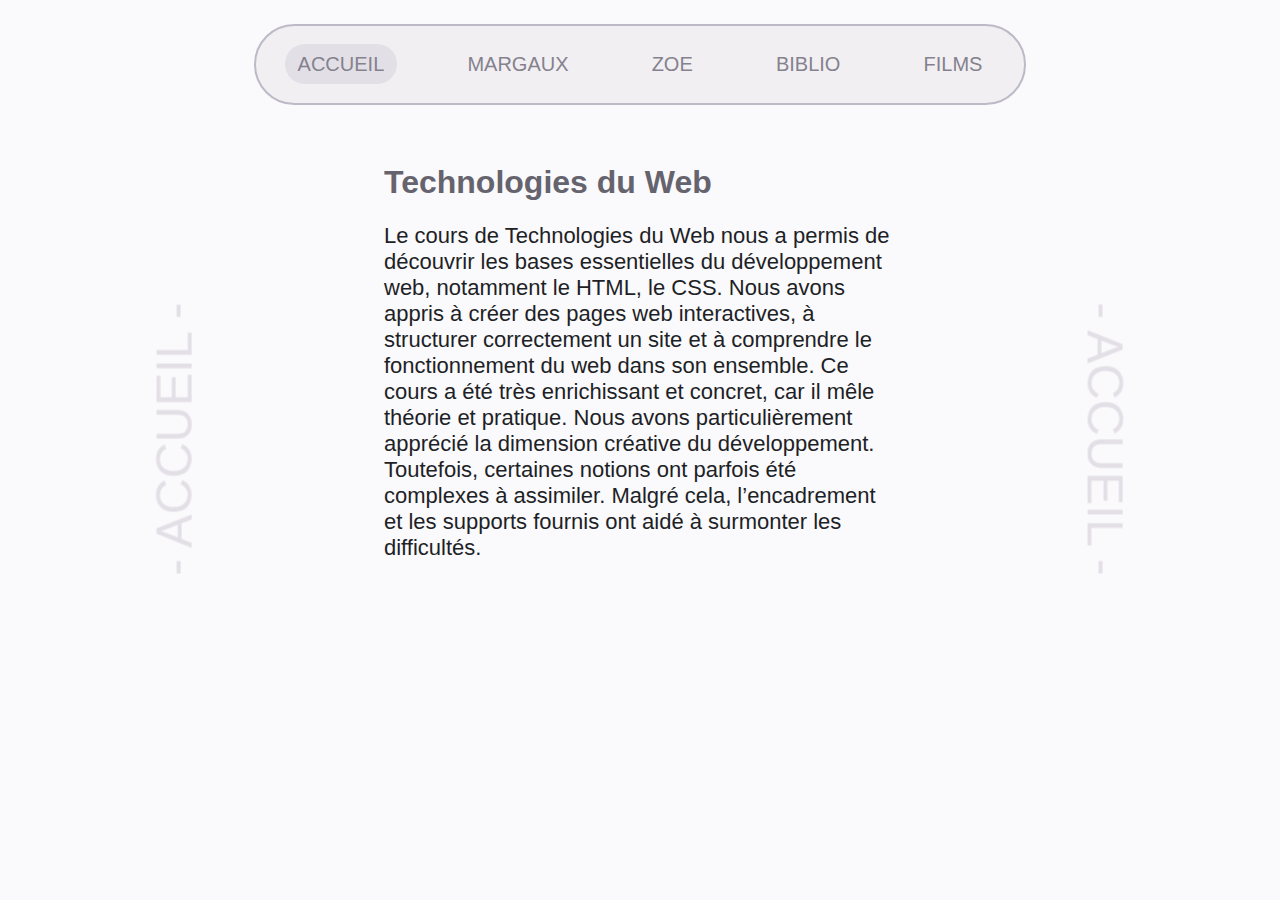
<file: index.html>
<!DOCTYPE html>
<html>
	<head>
		<meta charset="utf-8">
		<meta name="viewport" content="width=device-width, initial-scale=1">
		<link rel="stylesheet" type="text/css" href="style/global.css">
		<link rel="stylesheet" type="text/css" href="style/accueil.css">
		<title>Accueil</title>
	</head>
	<body>
		<p id="titre-page-droite" class="titre-page">- ACCUEIL -</p>
		<p id="titre-page-gauche" class="titre-page">- ACCUEIL -</p>
		<nav id="menu">
			<ul id="menu-liste">
				<li class="menu-liste-item"><a href="index.html" id="page-actuelle">ACCUEIL</a></li>
				<li class="menu-liste-item"><a href="margaux.html">MARGAUX</a></li>
				<li class="menu-liste-item"><a href="zoe.html">ZOE</a></li>
				<li class="menu-liste-item"><a href="biblio.html">BIBLIO</a></li>
				<li class="menu-liste-item"><a href="films.html">FILMS</a></li>
			</ul>
		</nav>
		<div id="contenu">
			<h1>Technologies du Web</h1>
			<p id="contenu-apprentissage">Le cours de Technologies du Web nous a permis de découvrir les bases essentielles du développement web, notamment le HTML, le CSS. Nous avons appris à créer des pages web interactives, à structurer correctement un site et à comprendre le fonctionnement du web dans son ensemble. Ce cours a été très enrichissant et concret, car il mêle théorie et pratique. Nous avons particulièrement apprécié la dimension créative du développement. Toutefois, certaines notions ont parfois été complexes à assimiler. Malgré cela, l’encadrement et les supports fournis ont aidé à surmonter les difficultés.</p>
		</div>
	</body>
</html>
</file>
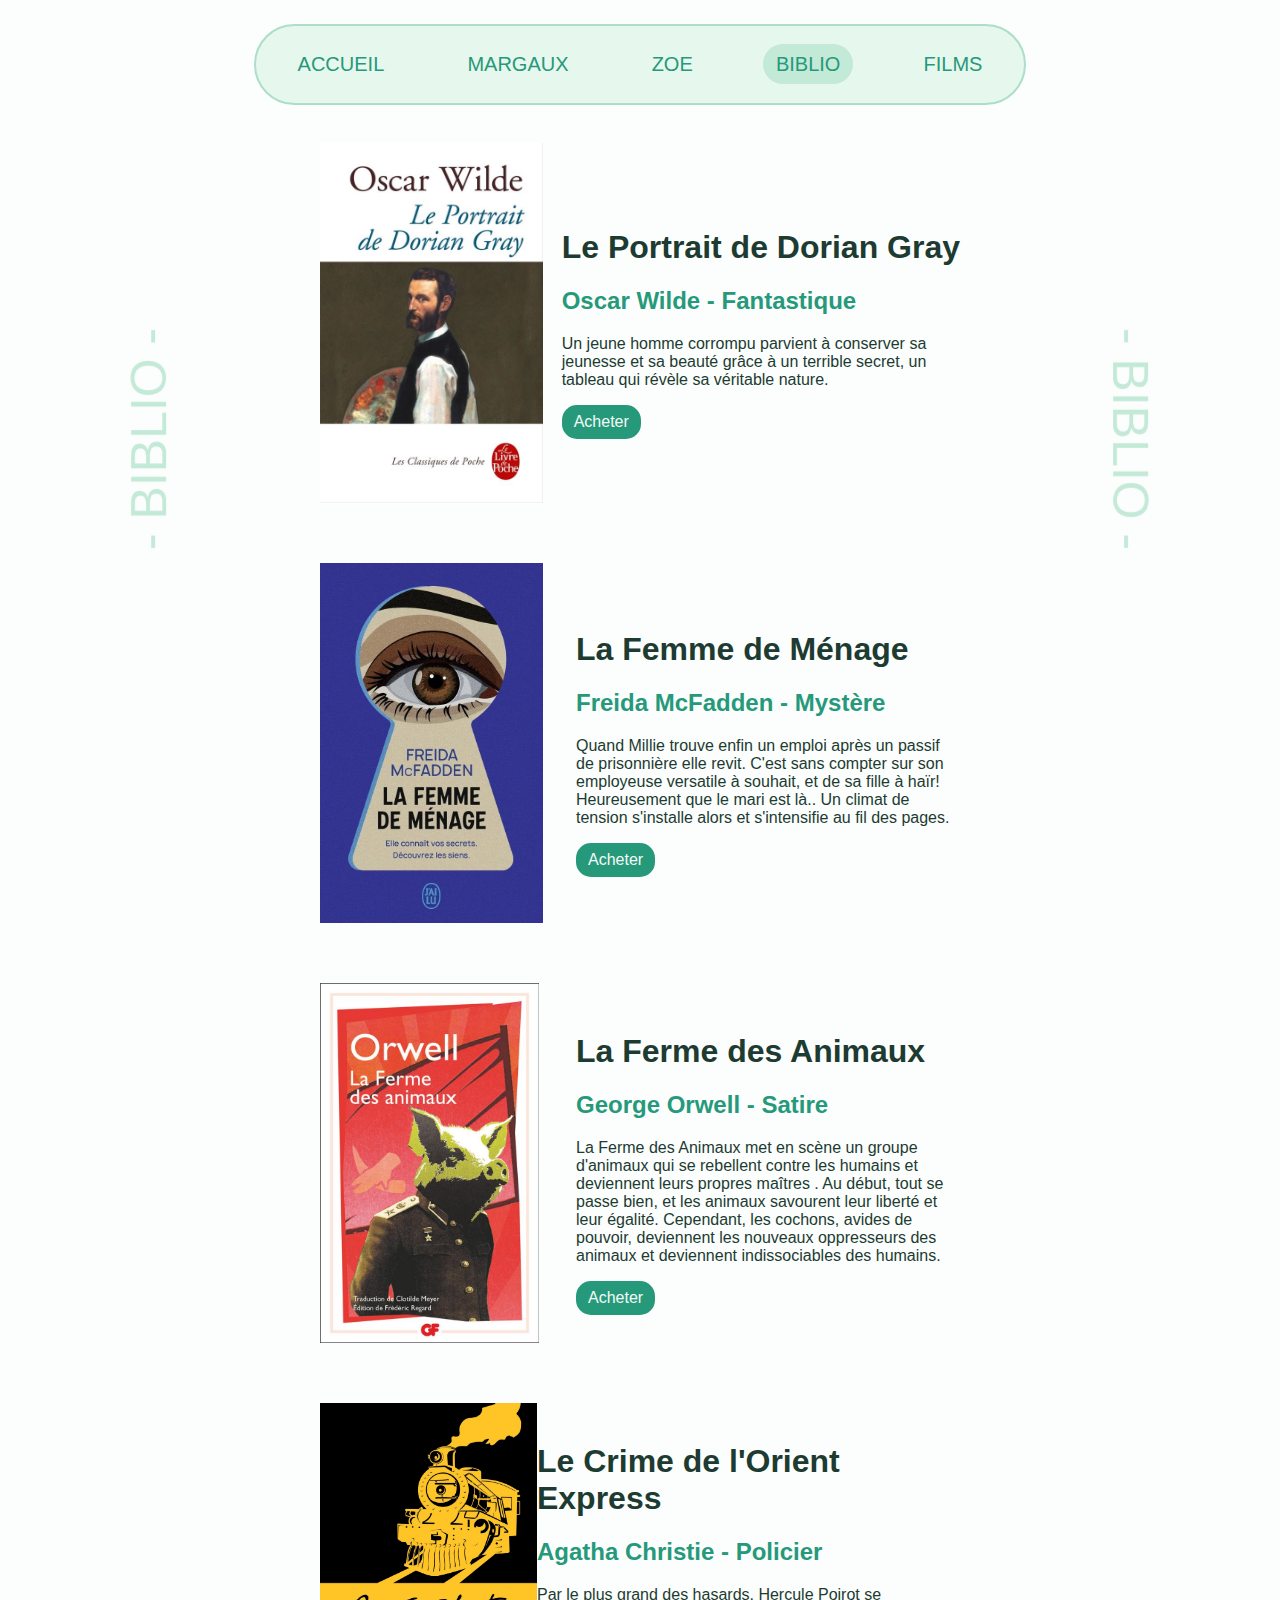
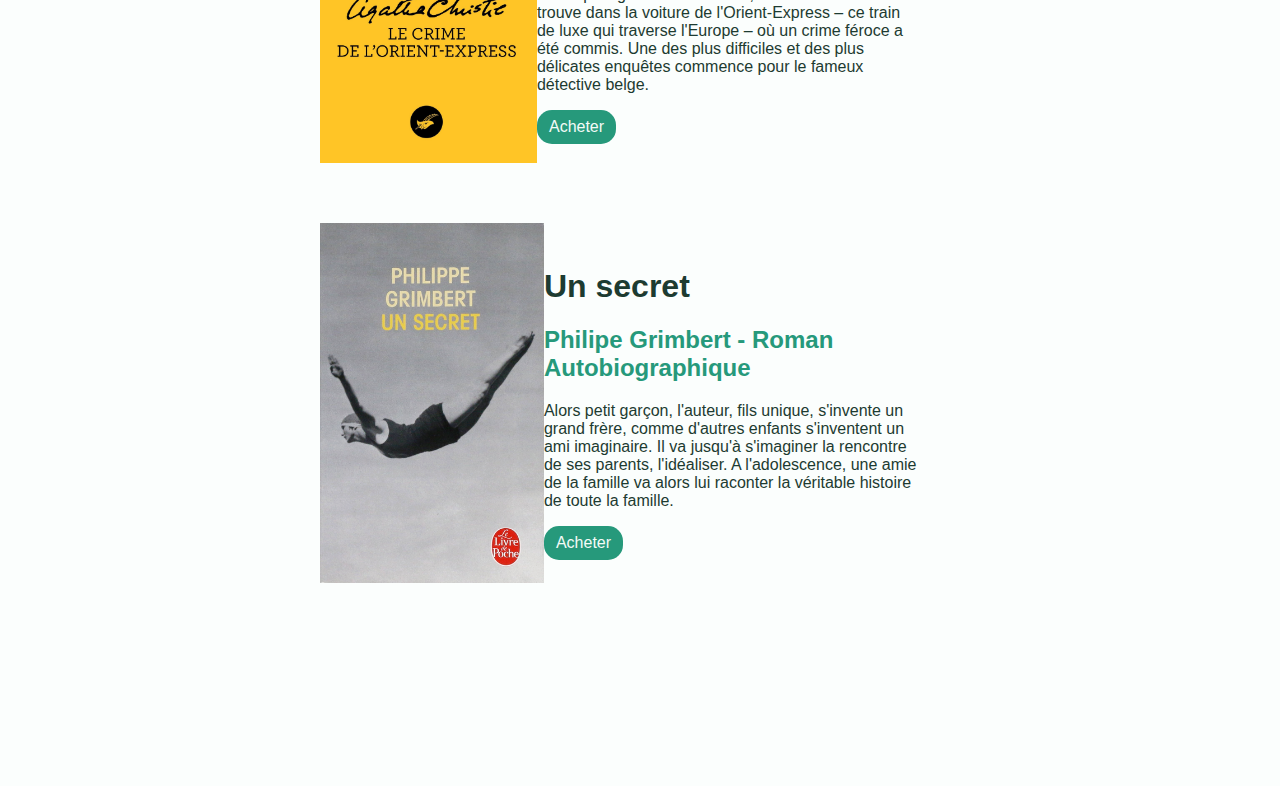
<file: biblio.html>
<!DOCTYPE html>
<html>
<head>
	<meta charset="utf-8">
	<meta name="viewport" content="width=device-width, initial-scale=1">
	<link rel="stylesheet" type="text/css" href="style/global.css">
	<link rel="stylesheet" type="text/css" href="style/biblio.css">
	<title>Biblio</title>
</head>
<body>
	<p id="titre-page-droite" class="titre-page">- BIBLIO -</p>
	<p id="titre-page-gauche" class="titre-page">- BIBLIO -</p>
	<nav id="menu">
		<ul id="menu-liste">
			<li class="menu-liste-item"><a href="index.html">ACCUEIL</a></li>
			<li class="menu-liste-item"><a href="margaux.html">MARGAUX</a></li>
			<li class="menu-liste-item"><a href="zoe.html">ZOE</a></li>
			<li class="menu-liste-item"><a href="biblio.html" id="page-actuelle">BIBLIO</a></li>
			<li class="menu-liste-item"><a href="films.html">FILMS</a></li>
		</ul>
	</nav>
	<div id="contenu">
		<div class="livre">
			<img class="livre-image" src="images/biblio/dorian_gray.jpg" alt="couverture Le portrait de Dorian Gray">
			<div>
				<h1>Le Portrait de Dorian Gray</h1>
				<h2>Oscar Wilde - Fantastique</h2>
				<p class="livre-description">Un jeune homme corrompu parvient à conserver sa jeunesse et sa beauté grâce à un terrible secret, un tableau qui révèle sa véritable nature.</p>
				<button>Acheter</button>
			</div>
		</div>
		<div class="livre">
			<img class="livre-image" src="images/biblio/femme_ménage.jpg" alt="couverture La femme de ménage">
			<div>
				<h1>La Femme de Ménage</h1>
				<h2>Freida McFadden - Mystère</h2>
				<p class="livre-description">Quand Millie trouve enfin un emploi après un passif de prisonnière elle revit. C'est sans compter sur son employeuse versatile à souhait, et de sa fille à haïr! Heureusement que le mari est là.. Un climat de tension s'installe alors et s'intensifie au fil des pages.</p>
				<button>Acheter</button>
			</div>
		</div>
		<div class="livre">
			<img class="livre-image" src="images/biblio/ferme_animaux.jpg" alt="couverture La ferme des animaux">
			<div>
				<h1>La Ferme des Animaux</h1>
				<h2>George Orwell - Satire</h2>
				<p class="livre-description">La Ferme des Animaux met en scène un groupe d'animaux qui se rebellent contre les humains et deviennent leurs propres maîtres . Au début, tout se passe bien, et les animaux savourent leur liberté et leur égalité. Cependant, les cochons, avides de pouvoir, deviennent les nouveaux oppresseurs des animaux et deviennent indissociables des humains.</p>
				<button>Acheter</button>
			</div>
		</div>
		<div class="livre">
			<img class="livre-image" src="images/biblio/orient_express.jpg" alt="couverture Le crime de l'orient express">
			<div>
				<h1>Le Crime de l'Orient Express</h1>
				<h2>Agatha Christie - Policier</h2>
				<p class="livre-description">Par le plus grand des hasards, Hercule Poirot se trouve dans la voiture de l'Orient-Express – ce train de luxe qui traverse l'Europe – où un crime féroce a été commis. Une des plus difficiles et des plus délicates enquêtes commence pour le fameux détective belge.</p>
				<button>Acheter</button>
			</div>
		</div>
		<div class="livre">
			<img class="livre-image" src="images/biblio/un_secret.png" alt="couverture Le portrait de Dorian Gray">
			<div>
				<h1>Un secret</h1>
				<h2>Philipe Grimbert - Roman Autobiographique</h2>
				<p class="livre-description">Alors petit garçon, l'auteur, fils unique, s'invente un grand frère, comme d'autres enfants s'inventent un ami imaginaire. Il va jusqu'à s'imaginer la rencontre de ses parents, l'idéaliser. A l'adolescence, une amie de la famille va alors lui raconter la véritable histoire de toute la famille.</p>
				<button>Acheter</button>
			</div>
		</div>
	</div>
</body>
</html>
</file>
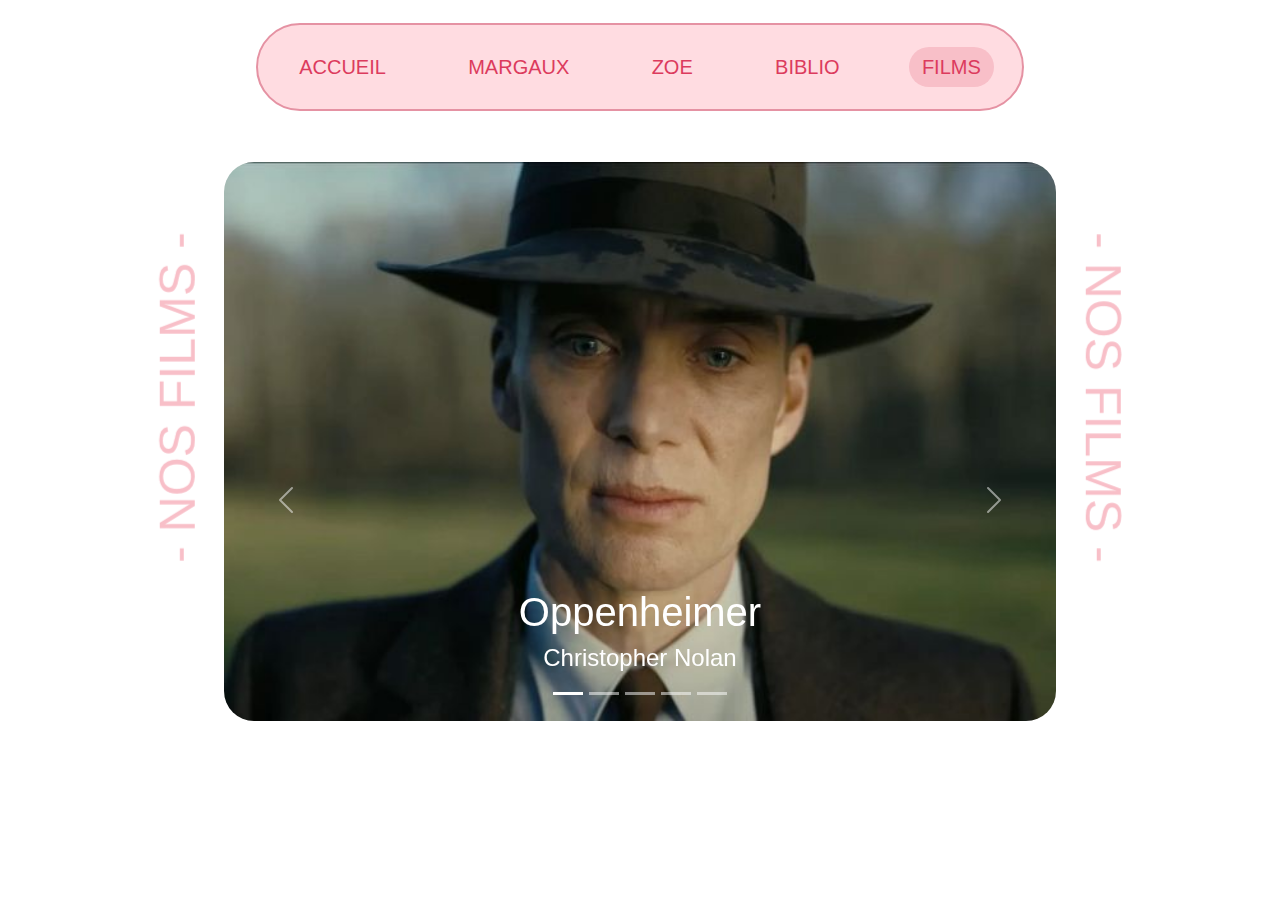
<file: films.html>
<!DOCTYPE html>
<html>
	<head>
		<meta charset="utf-8">
		<meta name="viewport" content="width=device-width, initial-scale=1">
		<link rel="stylesheet" type="text/css" href="style/global.css">
		<link rel="stylesheet" type="text/css" href="style/films.css">
		<link href="https://cdn.jsdelivr.net/npm/bootstrap@5.3.3/dist/css/bootstrap.min.css" rel="stylesheet">
		<script src="https://cdn.jsdelivr.net/npm/bootstrap@5.3.3/dist/js/bootstrap.bundle.min.js"></script>
		<title>Nos Films</title>
	</head>
	<body>
		<p id="titre-page-droite" class="titre-page">- NOS FILMS -</p>
		<p id="titre-page-gauche" class="titre-page">- NOS FILMS -</p>
		<nav id="menu">
			<ul id="menu-liste">
				<li class="menu-liste-item"><a href="index.html">ACCUEIL</a></li>
				<li class="menu-liste-item"><a href="margaux.html">MARGAUX</a></li>
				<li class="menu-liste-item"><a href="zoe.html">ZOE</a></li>
				<li class="menu-liste-item"><a href="biblio.html">BIBLIO</a></li>
				<li class="menu-liste-item"><a href="films.html" id="page-actuelle">FILMS</a></li>
			</ul>
		</nav>
		<div id="demo" class="carousel slide" data-bs-ride="carousel">
			  
			<div class="carousel-inner">
				<div class="carousel-indicators">
				    <button type="button" data-bs-target="#demo" data-bs-slide-to="0" class="active"></button>
				    <button type="button" data-bs-target="#demo" data-bs-slide-to="1"></button>
				    <button type="button" data-bs-target="#demo" data-bs-slide-to="2"></button>
				    <button type="button" data-bs-target="#demo" data-bs-slide-to="3"></button>
				    <button type="button" data-bs-target="#demo" data-bs-slide-to="4"></button>
				</div>

			    <div class="carousel-item active">
			     	<img src="images/films/oppenheimer.jpg" alt="oppenheimer" class="d-block w-100">
			     	<div class="carousel-caption">
					    <h1>Oppenheimer</h1>
						<h4>Christopher Nolan</h4>
					</div>
			    </div>
			    <div class="carousel-item">
			     	<img src="images/films/babylon.jpg" alt="babylon" class="d-block w-100">
			     	<div class="carousel-caption">
					    <h1>Babylon</h1>
						<h4>Damien Chazelle</h4>
					</div>
			    </div>
			    <div class="carousel-item">
			     	<img src="images/films/pulp_fiction.jpg" alt="Pulp Fiction" class="d-block w-100">
			     	<div class="carousel-caption">
					    <h1>Pulp Fiction</h1>
						<h4>Quentin Tarentino</h4>
					</div>
			    </div>
			    <div class="carousel-item">
			     	<img src="images/films/the_menu.jpeg" alt="the menu" class="d-block w-100">
			     	<div class="carousel-caption">
					    <h1>The Menu</h1>
						<h4>Mark Mylod</h4>
					</div>
			    </div>
			    <div class="carousel-item">
			     	<img src="images/films/the_wolf.jpg" alt="the wolf of wallstreet" class="d-block w-100">
			     	<div class="carousel-caption">
					    <h1>The Wolf Of Wall Street</h1>
						<h4>Martin Scorsese</h4>
					</div>
			    </div>
			</div>
			  
			<button class="carousel-control-prev" type="button" data-bs-target="#demo" data-bs-slide="prev">
			    <span class="carousel-control-prev-icon"></span>
			</button>
			<button class="carousel-control-next" type="button" data-bs-target="#demo" data-bs-slide="next">
			    <span class="carousel-control-next-icon"></span>
			</button>
		</div>
	</body>
</html>
</file>
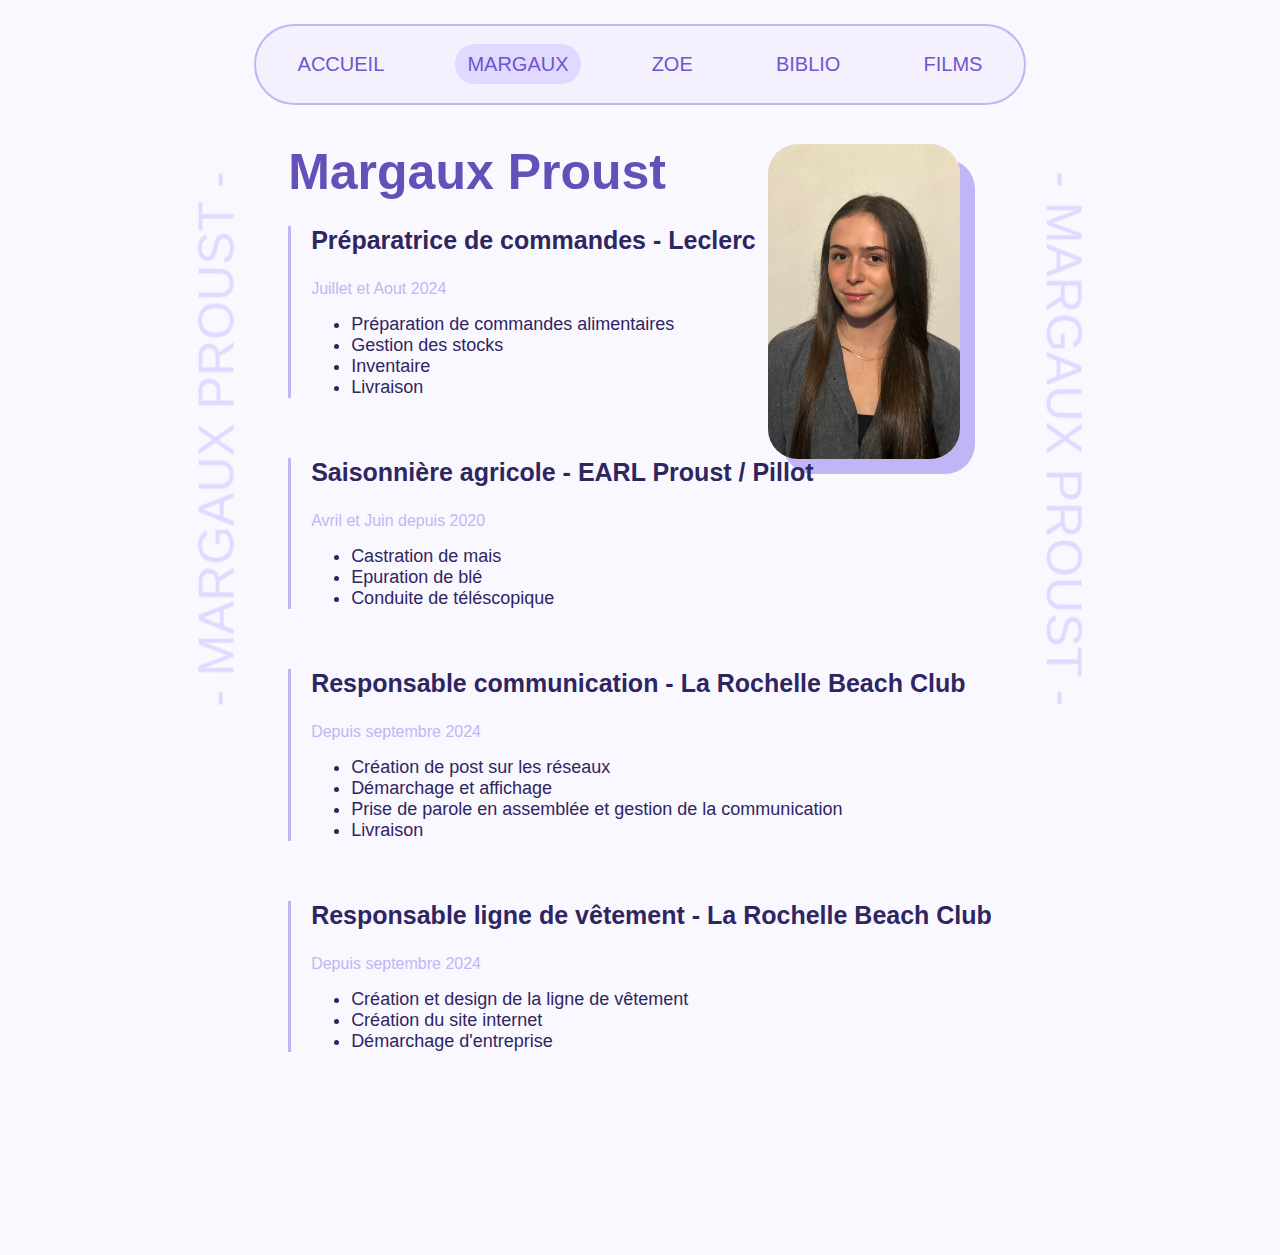
<file: margaux.html>
<!DOCTYPE html>
<html>
	<head>
		<meta charset="utf-8">
		<meta name="viewport" content="width=device-width, initial-scale=1">
		<link rel="stylesheet" type="text/css" href="style/global.css">
		<link rel="stylesheet" type="text/css" href="style/margaux.css">
		<title>Margaux</title>
	</head>
	<body>
		<p id="titre-page-droite" class="titre-page">- MARGAUX PROUST -</p>
		<p id="titre-page-gauche" class="titre-page">- MARGAUX PROUST -</p>
		<nav id="menu">
			<ul id="menu-liste">
				<li class="menu-liste-item"><a href="index.html">ACCUEIL</a></li>
				<li class="menu-liste-item"><a href="margaux.html" id="page-actuelle">MARGAUX</a></li>
				<li class="menu-liste-item"><a href="zoe.html">ZOE</a></li>
				<li class="menu-liste-item"><a href="biblio.html">BIBLIO</a></li>
				<li class="menu-liste-item"><a href="films.html">FILMS</a></li>
			</ul>
		</nav>
		<div id="contenu">
			<div id="contenu-titre">
				<h1>Margaux Proust</h1>
				<img src="images/cv/photo_cv_margaux.jpeg" alt="photo profil Margaux Proust">
			</div>
			<div class="contenu-experience">
				<h3>Préparatrice de commandes - Leclerc</h3>
				<p>Juillet et Aout 2024</p>
				<ul>
					<li>Préparation de commandes alimentaires</li>
					<li>Gestion des stocks</li>
					<li>Inventaire</li>
					<li>Livraison</li>
				</ul>
			</div>
			<div class="contenu-experience">
				<h3>Saisonnière agricole - EARL Proust / Pillot</h3>
				<p>Avril et Juin depuis 2020</p>
				<ul>
					<li>Castration de mais</li>
					<li>Epuration de blé</li>
					<li>Conduite de téléscopique</li>
				</ul>
			</div>
			<div class="contenu-experience">
				<h3>Responsable communication - La Rochelle Beach Club</h3>
				<p>Depuis septembre 2024</p>
				<ul>
					<li>Création de post sur les réseaux</li>
					<li>Démarchage et affichage</li>
					<li>Prise de parole en assemblée et gestion de la communication</li>
					<li>Livraison</li>
				</ul>
			</div>
			<div class="contenu-experience">
				<h3>Responsable ligne de vêtement - La Rochelle Beach Club</h3>
				<p>Depuis septembre 2024</p>
				<ul>
					<li>Création et design de la ligne de vêtement</li>
					<li>Création du site internet</li>
					<li>Démarchage d'entreprise</li>
				</ul>
			</div>
		</div>
	</body>
</html>
</file>
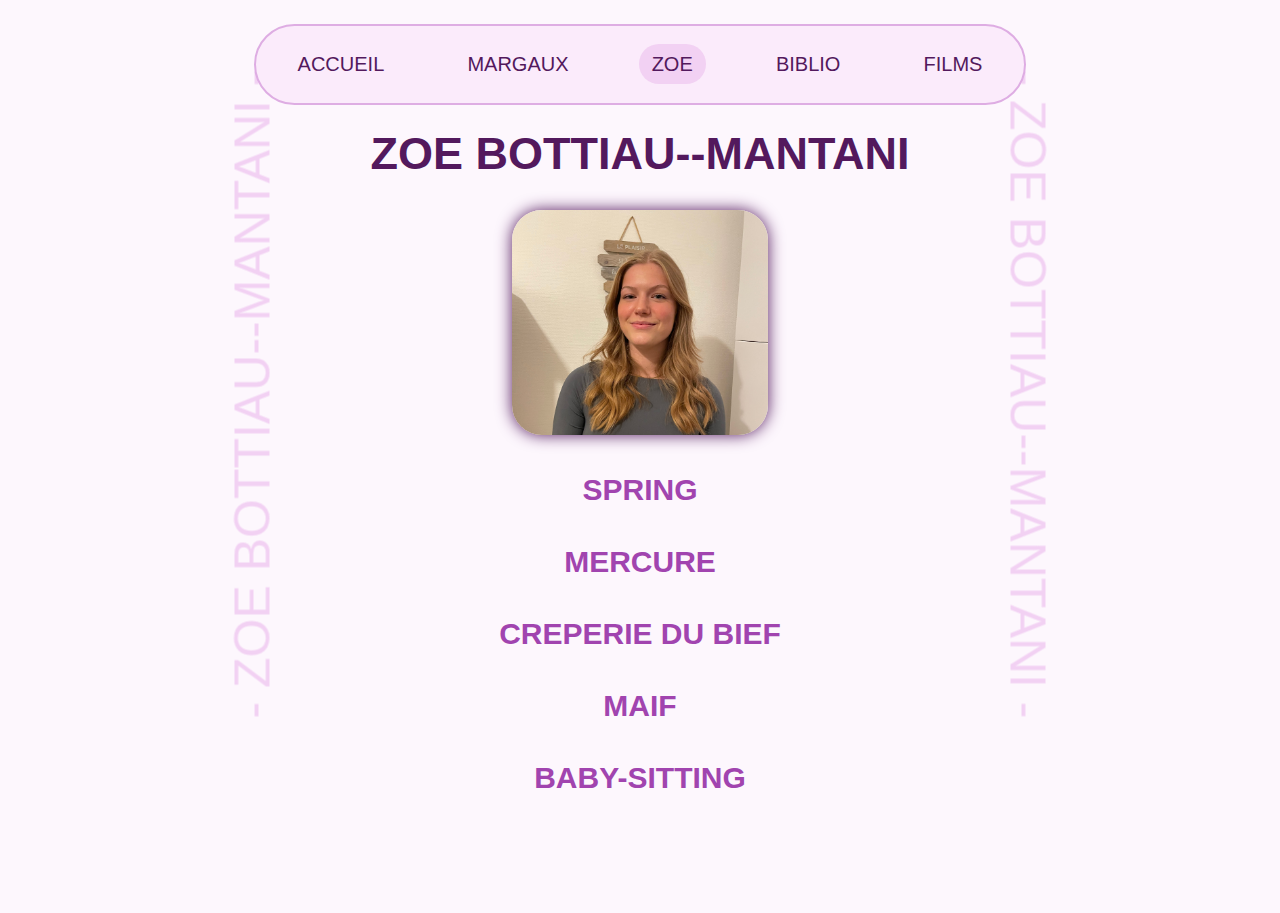
<file: zoe.html>
<!DOCTYPE html>
<html>
	<head>
		<meta charset="utf-8">
		<meta name="viewport" content="width=device-width, initial-scale=1">
		<link rel="stylesheet" type="text/css" href="style/global.css">
		<link rel="stylesheet" type="text/css" href="style/zoe.css">
		<title>Zoe</title>
	</head>
	<body>
		<p id="titre-page-droite" class="titre-page">- ZOE BOTTIAU--MANTANI -</p>
		<p id="titre-page-gauche" class="titre-page">- ZOE BOTTIAU--MANTANI -</p>
		<nav id="menu">
			<ul id="menu-liste">
				<li class="menu-liste-item"><a href="index.html">ACCUEIL</a></li>
				<li class="menu-liste-item"><a href="margaux.html">MARGAUX</a></li>
				<li class="menu-liste-item"><a href="zoe.html" id="page-actuelle">ZOE</a></li>
				<li class="menu-liste-item"><a href="biblio.html">BIBLIO</a></li>
				<li class="menu-liste-item"><a href="films.html">FILMS</a></li>
			</ul>
		</nav>
		<div id="contenu">
			<h1>ZOE BOTTIAU--MANTANI</h1>
			<img src="images/cv/photo_cv_zoé.jpg" alt="ZOE BOTTIAU--MANTANI">
			<div id="experience">
				<div class="experience-item">
					<h2>SPRING</h2>
					<p>Stage de découverte professionnelle d'une semaine
					dans une agence de publicité</p>
					<p>2020</p>
				</div>
				<div class="experience-item">
					<h2>MERCURE</h2>
					<p>Stage de découverte professionnelle d'une semaine au
					sein d'un hôtel/ restaurant</p>
					<p>2021-2022</p>
				</div>
				<div class="experience-item">
					<h2>CREPERIE DU BIEF</h2>
					<p>Saisonnier en restauration en juillet</p>
					<p>2022-2023</p>
				</div>
				<div class="experience-item">
					<h2>MAIF</h2>
					<p>Animatrice en centre de loisirs en juillet et août</p>
					<p>2023-2024</p>
				</div>
				<div class="experience-item">
					<h2>BABY-SITTING</h2>
					<p>Baby-sitting lors de plusieurs mariages</p>
					<p>2024</p>
				</div>
			</div>
		</div>
	</body>
</html>
</file>
<file: style/global.css>
html{
	--back: #F4FBF7;
	--container: #C3E9D7;
	--button: #26997B;
	--border: #ACDEC8;
	--title: #29A383;
	--hover: #56BA9F;
	--text: #1D3B31;
}

*{
	font-family: sans-serif;
}

body{
	display: flex;
	flex-direction: column;
	align-items: center;
}

#menu{
	position: fixed;
}

#menu-liste{
	display: flex;
	justify-content: space-around;
	align-items: center;
	width: 60vw;
	padding: 3vh 0;
	border-radius: 60px;
	list-style: none;
	
}

.menu-liste-item a{
	text-decoration: none;
	font-size: 20px;
	padding: 1vh 1vw;
	border-radius: 30px;
	transition: 0.2s;
}

#contenu{
	margin: 15vh 0;
}

.titre-page{
	position: fixed;
	top: 40vh;
	font-size: 50px;
}

#titre-page-gauche{
	transform: rotate(-90deg);
}

#titre-page-droite{
	transform: rotate(90deg);
}
</file>
<file: style/accueil.css>
body{
	background-color: #FAF9FB;
}

#menu-liste{
	background-color: #F2EFF3;
	border: 2px solid #BCBAC7;
}

.menu-liste-item a{
	color: #84828E;
}

.menu-liste-item a:hover{
	background-color: #84828E;
	color: #FAF9FB;
}

#page-actuelle{
	color: #84828E;
	background-color: #E3DFE6;
}

#contenu-apprentissage{
	width: 40vw;
	font-size: 22px;
}

h1{
	color: #65636D;
}

p{
	color: #211F26;
}

.titre-page{
	color: #E3DFE6;
}

#titre-page-gauche{
	left: 3vw;
}

#titre-page-droite{
	right: 3vw;
}
</file>
<file: style/biblio.css>
body{
	background-color: #FBFEFD;
}

#menu-liste{
	background-color: #E6F7ED;
	border: 2px solid #ACDEC8;
}

.menu-liste-item a{
	color: #26997B;
}

.menu-liste-item a:hover{
	background-color: #26997B;
	color: #F4FBF7;
}

button{
	padding: 8px 12px;
	font-size: 16px;
	border-radius: 15px;
	border: 0;
	transition: 0.2s;
	color: #F4FBF7;
	background-color: #26997B;
}

button:hover{
	cursor: pointer;
	background-color: #56BA9F;
}

#page-actuelle{
	color: #26997B;
	background-color: #C3E9D7;
}

.livre{
	display: flex;
	width: 50vw;
	align-items: center;
	justify-content: space-between;
	margin-bottom: 60px;
}

.livre-image{
	height: 40vh;
	object-fit: contain;
}

.livre-description{
	width: 30vw;
}

p{
	color: #1D3B31;
}

h1{
	color: #1D3B31;
}

h2{
	color: #26997B;
}

.titre-page{
	color: #C3E9D7;
}

#titre-page-gauche{
	left: 3vw;
}

#titre-page-droite{
	right: 3vw;
}
</file>
<file: style/films.css>
body{
	background-color: #FFF7F8;
}

#menu-liste{
	background-color: #FFDCE1;
	border: 2px solid #E592A3;
}

.menu-liste-item a{
	color: #DC3B5D;
}

.menu-liste-item a:hover{
	background-color: #DC3B5D;
	color: #FFFCFD;
}

#page-actuelle{
	color: #DC3B5D;
	background-color: #F8BFC8;
}

#menu{
	padding: 2.6vh 0;
}

.carousel{
	width: 65vw;
	height: 75vh;
	margin-top: 18vh;
	border-radius: 30px;
}

img{
	object-fit: cover;
	max-height: 75vh;
	border-radius: 30px;
}

.titre-page{
	color: #F8BFC8;
}

#titre-page-gauche{
	left: 1vw;
}

#titre-page-droite{
	right: 1vw;
}
</file>
<file: style/margaux.css>
body{
	background-color: #FAF8FF;
}

#menu-liste{
	background-color: #F4F0FE;
	border: 2px solid #C2B5F5;
}

.menu-liste-item a{
	color: #6E56CF;
}

.menu-liste-item a:hover{
	background-color: #6E56CF;
	color: #FAF8FF;
}

#page-actuelle{
	color: #6E56CF;
	background-color: #E1D9FF;
}

h1{
	font-size: 50px;
	margin: 0;
	color: #6550B9;
}

h3{
	font-size: 25px;
	color: #2F265F;
}

li{
	font-size: 18px;
	color: #2F265F;
}

p{
	color: #C2B5F5;
}

.contenu-experience{
	border-left: 3px solid #C2B5F5;
	padding-left: 20px;	
	margin-bottom: 60px;
	transition: 0.2s;
}

.contenu-experience:hover{
	border-left: 10px solid #C2B5F5;
}

#contenu-titre{
	display: flex;
	justify-content: space-between;
	width: 40vw;
}

img{
	position: absolute;
	top: 16vh;
	right: 25vw;
	width: 15vw;
	height: 35vh;
	object-fit: cover;
	border-radius: 30px;
	box-shadow: 15px 15px #C2B5F5;
	z-index: -1;
}

.titre-page{
	color: #E1D9FF;
}

#titre-page-gauche{
	left: -4vw;
}

#titre-page-droite{
	right: -4vw;
}
</file>
<file: style/zoe.css>
body{
	background-color: #FDF7FD;
}

#menu-liste{
	background-color: #FBEBFB;
	border: 2px solid #DEADE3;
}

.menu-liste-item a{
	color: #53195D;
}

.menu-liste-item a:hover{
	background-color: #A144AF;
	color: #FDF7FD;
}

#page-actuelle{
	color: #53195D;
	background-color: #F2D1F3;
}

#contenu{
	display: flex;
	flex-direction: column;
	align-items: center;
	margin: 10vh 0;
}

#experience{
	display: flex;
	flex-direction: column;
}

.experience-item{
	width: 30vw;
	height: 8vh;
	border-radius: 30px;
	display: flex;
	flex-direction: column;
	align-items: center;
	overflow: hidden;
	transition: 0.3S;
}

.experience-item:hover{
	height: 22vh;
	background-color: #FBEBFB;
	cursor: pointer;
}

.experience-item p{
	width: 25vw;
	font-size: 20px;
}

h1{
	font-size: 45px;
	color: #53195D;
}

h2{
	font-size: 30px;
	color: #A144AF;
	margin: 2vh 0;
}

p{
	color: #53195D;
	margin: 5px;
}

img{
	width: 20vw;
	height: 25vh;
	object-fit: cover;
	border-radius: 30px;
	box-shadow: 0 0 1em #53195D;
	margin-bottom: 20px;
}

.titre-page{
	color: #F2D1F3;
}

#titre-page-gauche{
	left: -6vw;
}

#titre-page-droite{
	right: -6vw;
}
</file>
